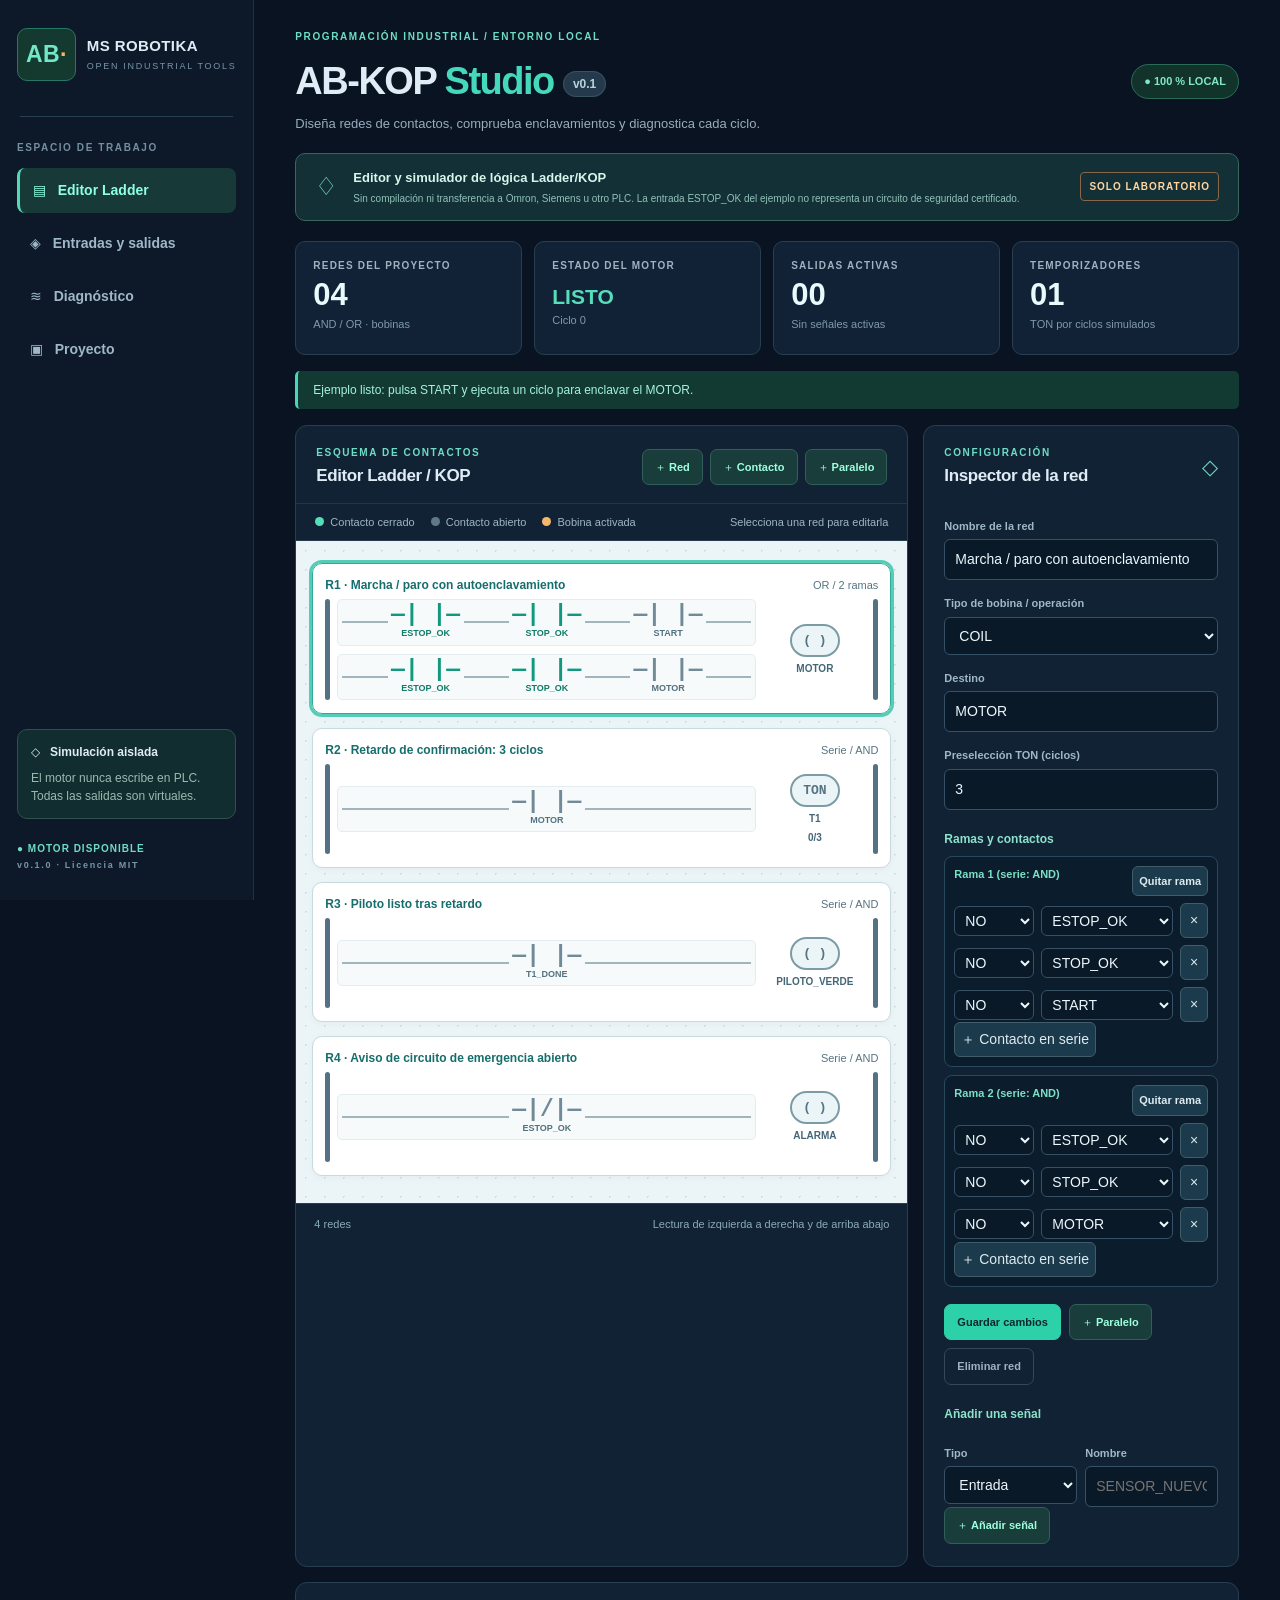
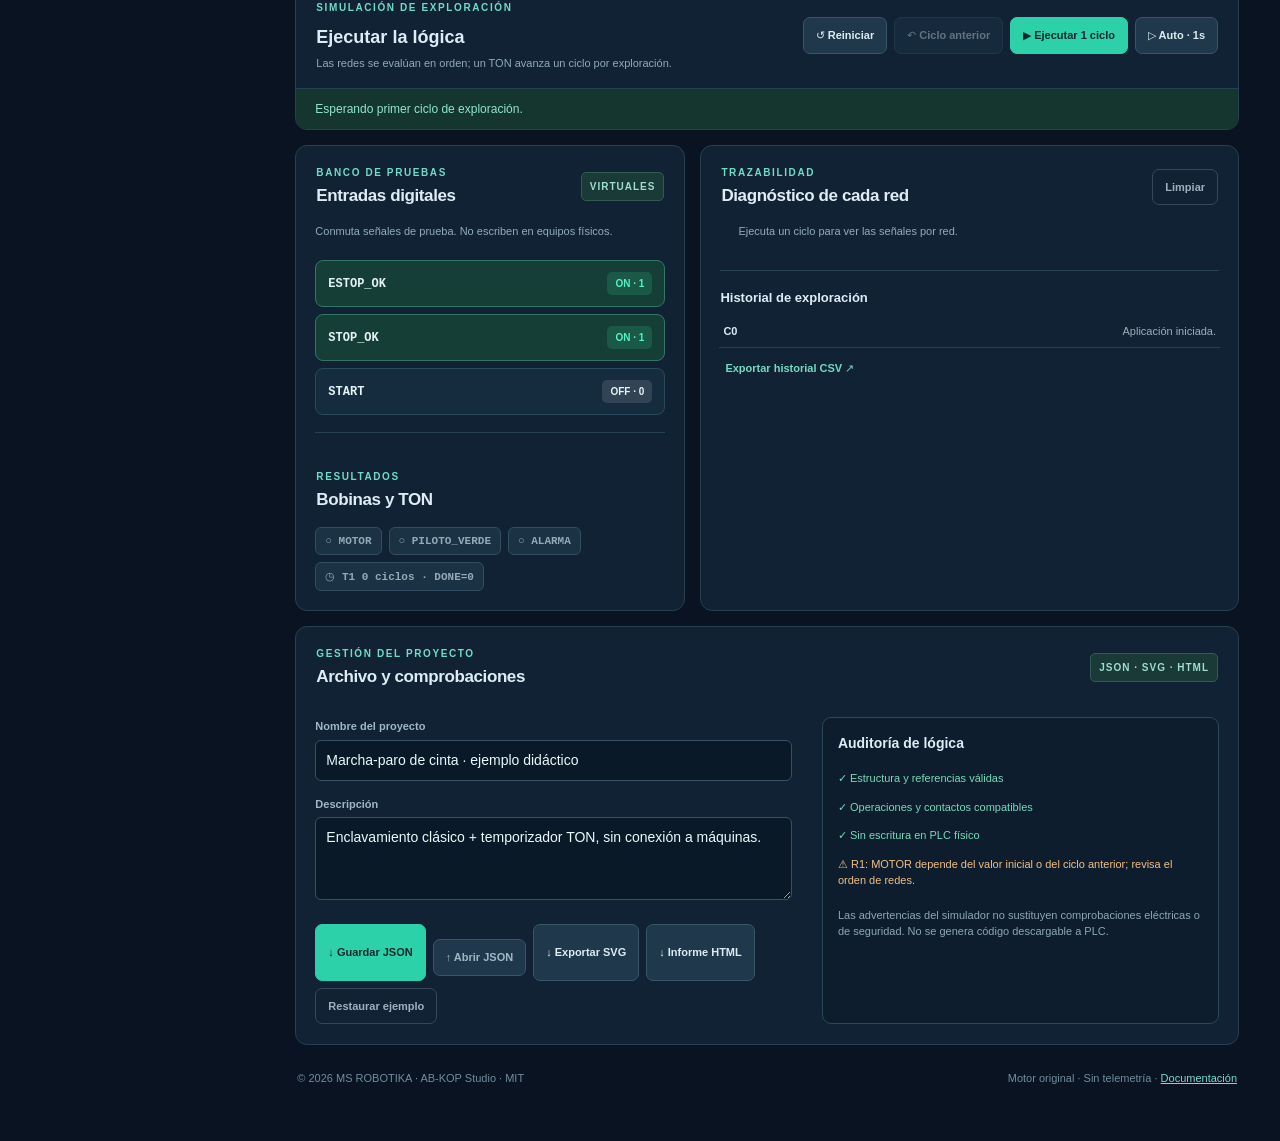
<file: index.html>
<!doctype html><html lang="es"><head><meta charset="utf-8"><meta name="viewport" content="width=device-width,initial-scale=1"><meta name="theme-color" content="#091321"><meta name="description" content="AB-KOP Studio, editor y simulador didáctico Ladder/KOP original de MS ROBOTIKA."><title>AB-KOP Studio · MS ROBOTIKA</title><link rel="stylesheet" href="src/style.css"></head><body>
<div class="shell"><aside class="sidebar"><div class="brand"><span class="mark">AB<span>·</span></span><span><b>MS ROBOTIKA</b><small>OPEN INDUSTRIAL TOOLS</small></span></div><div class="side-line"></div><p class="overline">ESPACIO DE TRABAJO</p><a href="#workspace" class="nav active">▤ &nbsp; Editor Ladder</a><a href="#io" class="nav">◈ &nbsp; Entradas y salidas</a><a href="#trace" class="nav">≋ &nbsp; Diagnóstico</a><a href="#project" class="nav">▣ &nbsp; Proyecto</a><div class="sidebar-bottom"><div class="offline-card"><strong>◇ &nbsp; Simulación aislada</strong><p>El motor nunca escribe en PLC. Todas las salidas son virtuales.</p></div><div class="sidebar-version">● MOTOR DISPONIBLE <small>v0.1.0 · Licencia MIT</small></div></div></aside>
<main><header class="heading"><div><p class="eyebrow">PROGRAMACIÓN INDUSTRIAL / ENTORNO LOCAL</p><h1>AB-KOP <span>Studio</span> <em>v0.1</em></h1><p class="subtitle">Diseña redes de contactos, comprueba enclavamientos y diagnostica cada ciclo.</p></div><span class="local-label">● 100 % LOCAL</span></header>
<section class="safety">♢ <span><strong>Editor y simulador de lógica Ladder/KOP</strong><small>Sin compilación ni transferencia a Omron, Siemens u otro PLC. La entrada ESTOP_OK del ejemplo no representa un circuito de seguridad certificado.</small></span><b>SOLO LABORATORIO</b></section>
<div class="metrics"><div class="metric"><small>REDES DEL PROYECTO</small><strong id="count-rungs">04</strong><span>AND / OR · bobinas</span></div><div class="metric"><small>ESTADO DEL MOTOR</small><strong id="status" class="status-val">LISTO</strong><span id="scan-label">Ciclo 0</span></div><div class="metric"><small>SALIDAS ACTIVAS</small><strong id="count-outputs">00</strong><span id="outputs-label">Sin señales activas</span></div><div class="metric"><small>TEMPORIZADORES</small><strong id="count-timers">01</strong><span>TON por ciclos simulados</span></div></div>
<div id="notice" class="notice" role="status" aria-live="polite">Ejemplo listo: pulsa START y ejecuta un ciclo para enclavar el MOTOR.</div>
<section class="workbench" id="workspace"><div class="panel canvas-panel"><div class="section-head"><div><p class="eyebrow">ESQUEMA DE CONTACTOS</p><h2>Editor Ladder / KOP</h2></div><div class="toolbar"><button id="add-rung" class="btn light">＋ Red</button><button id="add-contact" class="btn light">＋ Contacto</button><button id="add-branch" class="btn light">＋ Paralelo</button></div></div>
<div class="legend"><span><i class="dot cyan"></i> Contacto cerrado</span><span><i class="dot slate"></i> Contacto abierto</span><span><i class="dot orange"></i> Bobina activada</span><span class="help-inline">Selecciona una red para editarla</span></div>
<div id="rungs" class="rungs" aria-label="Redes Ladder"></div><div class="workbench-foot"><span id="rung-count">4 redes</span><span>Lectura de izquierda a derecha y de arriba abajo</span></div></div>
<div class="panel inspector"><div class="section-head"><div><p class="eyebrow">CONFIGURACIÓN</p><h2>Inspector de la red</h2></div><span class="outline-icon">◇</span></div><div id="inspector-content"></div></div></section>
<section class="panel simulation"><div class="sim-header"><div><p class="eyebrow">SIMULACIÓN DE EXPLORACIÓN</p><h2>Ejecutar la lógica</h2><p>Las redes se evalúan en orden; un TON avanza un ciclo por exploración.</p></div><div class="sim-actions"><button id="reset" class="btn">↺ Reiniciar</button><button id="back" class="btn">↶ Ciclo anterior</button><button id="step" class="btn primary">▶ Ejecutar 1 ciclo</button><button id="auto" class="btn">▷ Auto · 1s</button></div></div><div id="sim-message" class="sim-message">Esperando primer ciclo de exploración.</div></section>
<section class="bottom" id="io"><div class="panel io"><div class="section-head"><div><p class="eyebrow">BANCO DE PRUEBAS</p><h2>Entradas digitales</h2></div><span class="chip">VIRTUALES</span></div><p class="hint">Conmuta señales de prueba. No escriben en equipos físicos.</p><div id="inputs" class="input-list"></div><div class="divider"></div><div class="section-head"><div><p class="eyebrow">RESULTADOS</p><h2>Bobinas y TON</h2></div></div><div id="outputs" class="output-list"></div></div>
<div class="panel trace" id="trace"><div class="section-head"><div><p class="eyebrow">TRAZABILIDAD</p><h2>Diagnóstico de cada red</h2></div><button id="clear-history" class="btn subtle">Limpiar</button></div><div id="trace-list" class="trace-list"></div><div class="divider"></div><h3>Historial de exploración</h3><div id="events" class="event-list"></div><button id="export-csv" class="link-btn">Exportar historial CSV ↗</button></div></section>
<section class="panel project" id="project"><div class="section-head"><div><p class="eyebrow">GESTIÓN DEL PROYECTO</p><h2>Archivo y comprobaciones</h2></div><span class="chip">JSON · SVG · HTML</span></div><div class="project-grid"><div class="project-fields"><label for="project-name">Nombre del proyecto</label><input id="project-name" maxlength="100"><label for="description">Descripción</label><textarea id="description" maxlength="500" rows="3"></textarea><div class="project-actions"><button id="export-json" class="btn primary">↓ Guardar JSON</button><label class="btn file-label" for="import-json">↑ Abrir JSON<input id="import-json" type="file" accept=".json,application/json"></label><button id="export-svg" class="btn">↓ Exportar SVG</button><button id="export-report" class="btn">↓ Informe HTML</button><button id="restore" class="btn subtle">Restaurar ejemplo</button></div></div><div class="diagnostic"><h3>Auditoría de lógica</h3><div id="diagnostic-list"></div><p>Las advertencias del simulador no sustituyen comprobaciones eléctricas o de seguridad. No se genera código descargable a PLC.</p></div></div></section>
<footer>© 2026 MS ROBOTIKA · AB-KOP Studio · MIT <span>Motor original · Sin telemetría · <a href="README.md">Documentación</a></span></footer></main></div>
<script src="src/engine.js"></script><script src="src/app.js"></script></body></html>
</file>
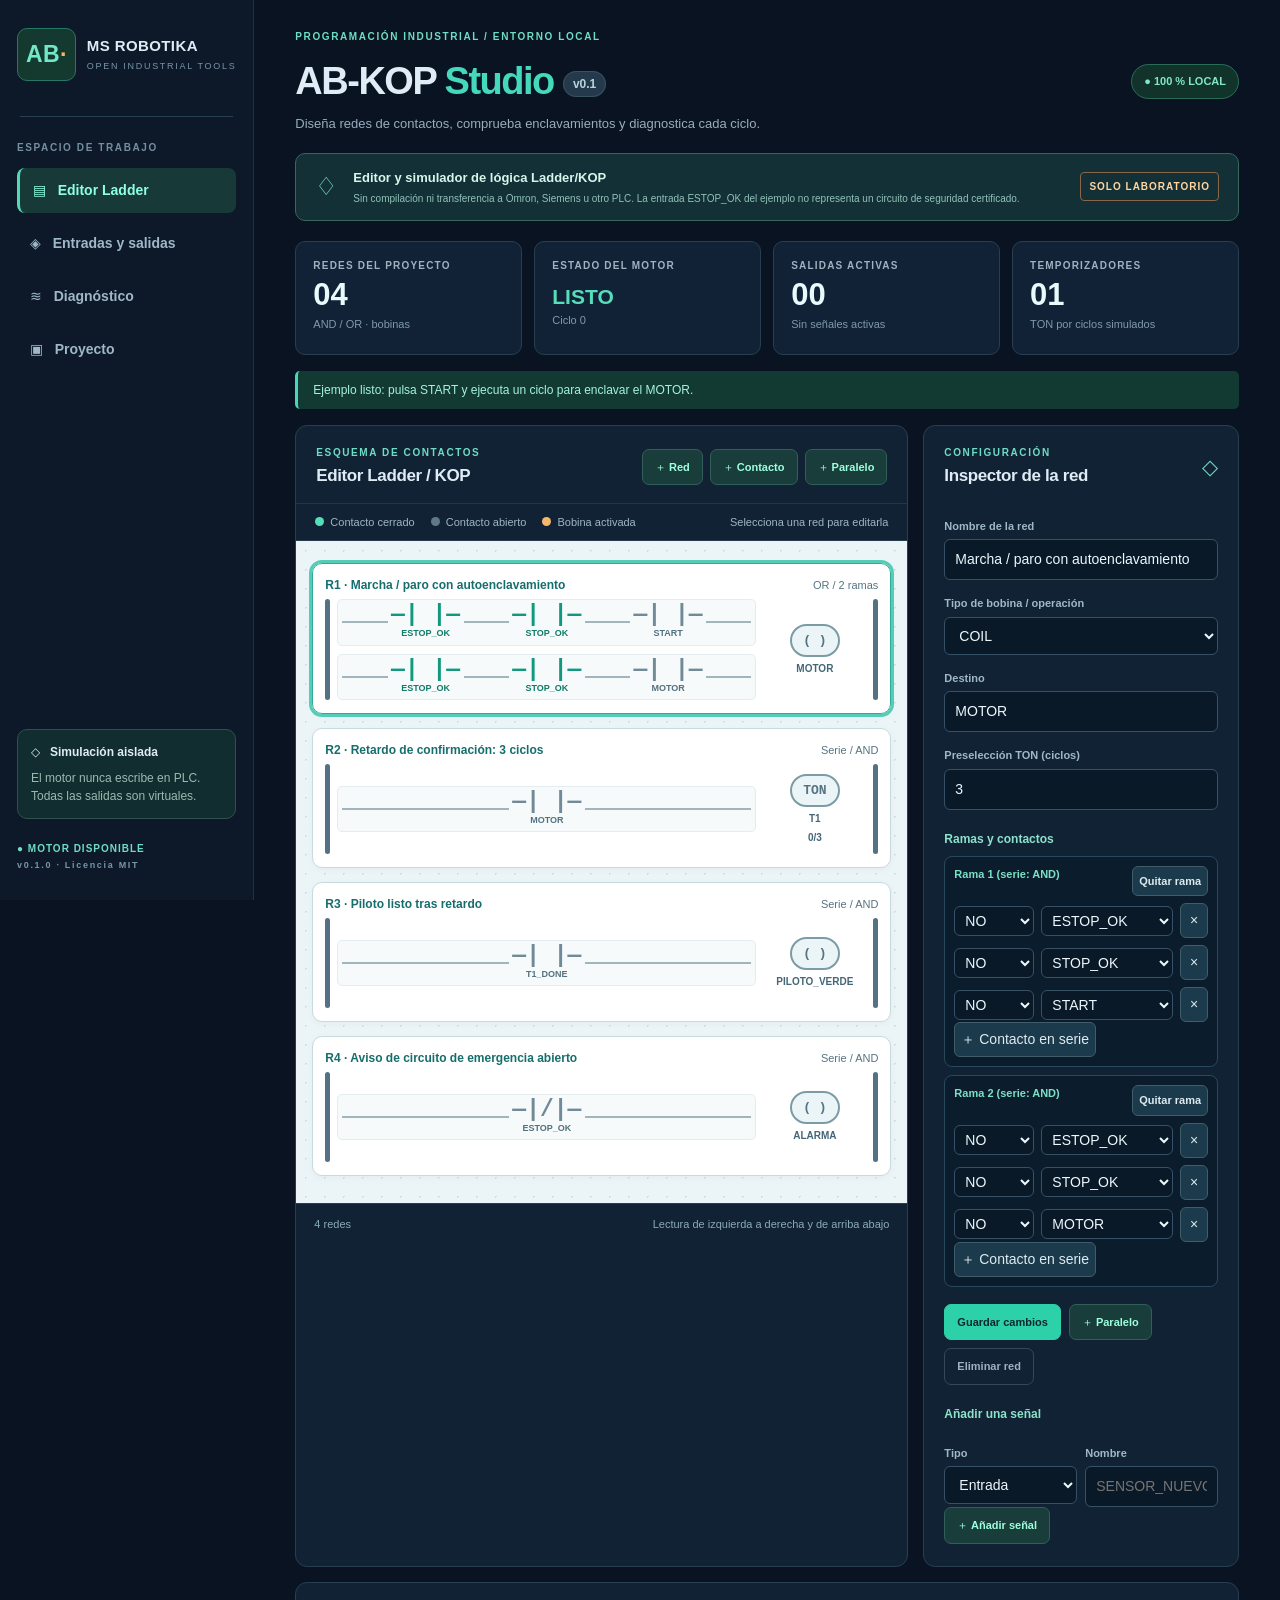
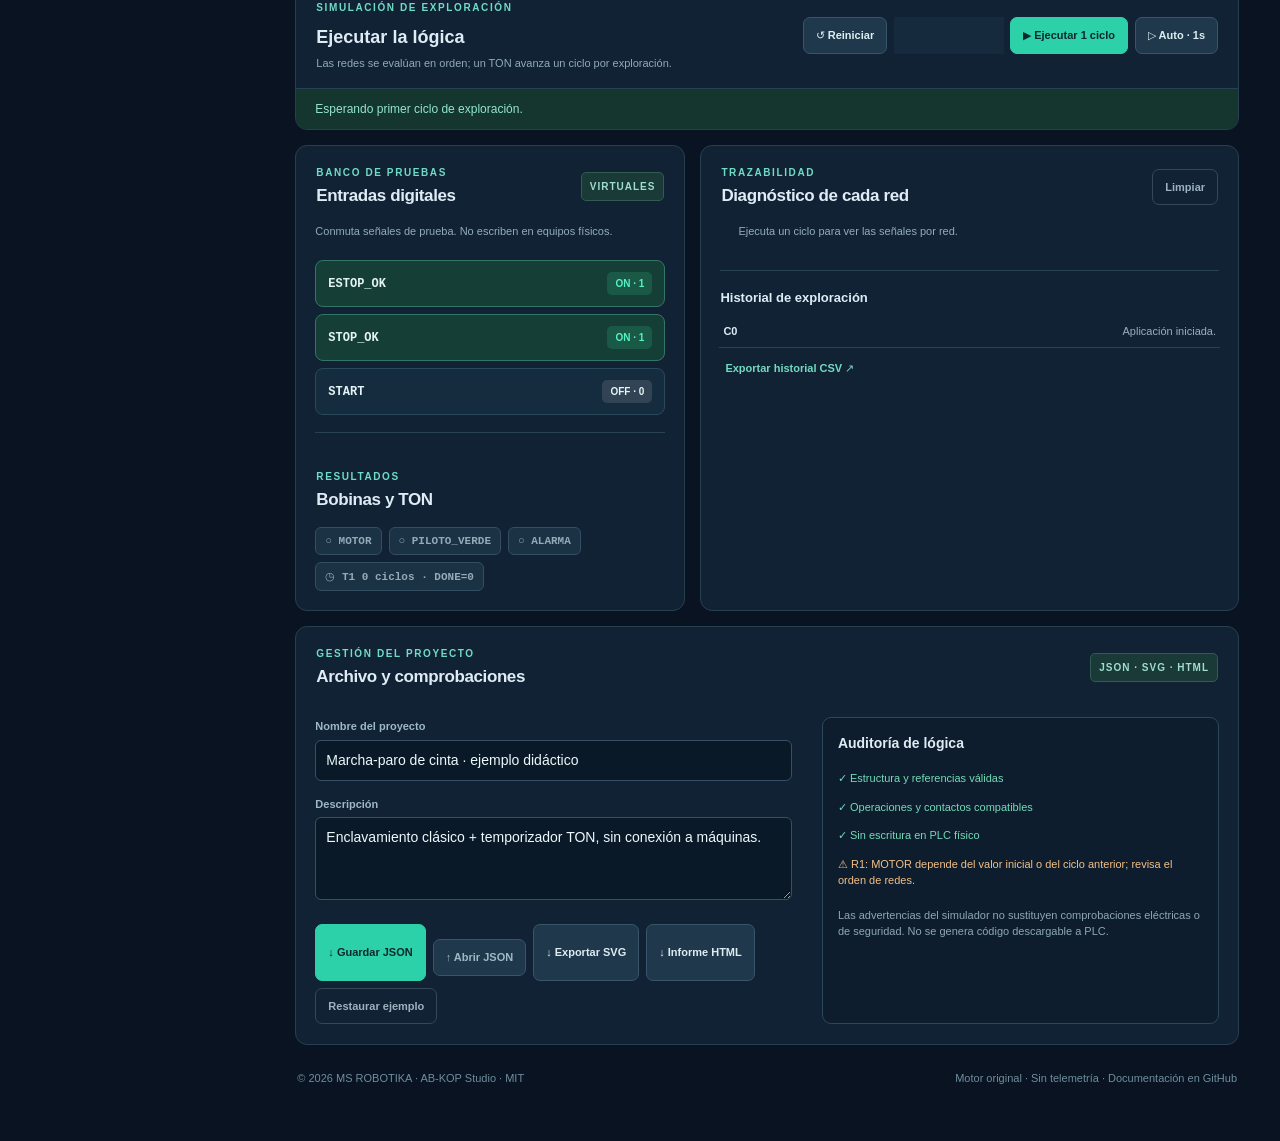
<file: AB-KOP-Studio-PORTABLE.html>
<!doctype html><html lang="es"><head><meta charset="utf-8"><meta name="viewport" content="width=device-width,initial-scale=1"><meta name="theme-color" content="#091321"><meta name="description" content="AB-KOP Studio, editor y simulador didáctico Ladder/KOP original de MS ROBOTIKA."><title>AB-KOP Studio · MS ROBOTIKA</title><style>
/* SPDX-License-Identifier: MIT · MS ROBOTIKA */
:root{font:14px/1.5 Inter,Segoe UI,Arial,sans-serif;color:#dfecf5;background:#091321;font-synthesis:none;--page:#0a1523;--panel:#122437;--edge:#283f51;--muted:#91a8b9;--teal:#45d9bb;--cyan:#28d8bb;--orange:#f5b66a;--ink:#ddeef2}*{box-sizing:border-box}body{margin:0}button,input,select,textarea{font:inherit}button{cursor:pointer}button:disabled{opacity:.4;cursor:not-allowed}a{color:#66ddcc}p{margin:0}.shell{display:flex;min-height:100vh;max-width:2200px;margin:0 auto}.sidebar{background:#0d1928;border-right:1px solid #1d3344;flex:0 0 229px;padding:28px 17px;display:flex;flex-direction:column;position:sticky;top:0;height:100vh}.brand{display:flex;align-items:center;gap:11px;font-size:15px;letter-spacing:.4px;white-space:nowrap}.brand small,.sidebar-version small{display:block;font-size:9px;letter-spacing:1.7px;color:#7895a7;margin-top:3px}.mark{background:#14392f;border:1px solid #287765;border-radius:10px;color:#73e8c8;font-weight:900;font-size:23px;padding:8px}.mark span{color:#f5b66a}.side-line{margin:35px 3px 23px;border-top:1px solid #274051}.overline,.eyebrow{color:#6fdcc5;font-size:10px;font-weight:800;letter-spacing:1.6px;margin-bottom:9px}.overline{color:#748fa1}.nav{display:block;color:#9fb8c8;text-decoration:none;padding:12px 13px;border-radius:8px;margin:4px 0;font-weight:600}.nav.active{background:#173a39;color:#90ffe1;border-left:3px solid #57d8b5}.nav:hover{background:#182d3f}.sidebar-bottom{margin-top:auto}.offline-card{border:1px solid #31514c;background:#112d2f;border-radius:10px;padding:13px;font-size:12px}.offline-card p{color:#9bbaaf;margin-top:8px}.sidebar-version{margin-top:22px;font-size:10px;color:#6fdcc5;font-weight:700;letter-spacing:1px}main{flex:1;min-width:0;padding:29px clamp(17px,3.2vw,48px)}.heading{display:flex;justify-content:space-between;align-items:center;gap:16px;margin:0 0 19px}.heading h1{margin:0;font-size:clamp(28px,3.7vw,38px);font-weight:900;letter-spacing:-1.5px}.heading h1 span{color:var(--teal)}.heading h1 em{font-size:12px;vertical-align:middle;color:#b7d4dc;background:#25394c;border:1px solid #3a5260;border-radius:25px;padding:5px 9px;font-style:normal;letter-spacing:0}.subtitle{color:#99adbc;font-size:13px;margin-top:4px}.local-label{border:1px solid #296d59;background:#123329;border-radius:20px;color:#82e7c7;padding:8px 12px;font-size:11px;font-weight:800;white-space:nowrap}.safety{border:1px solid #3a665f;border-radius:10px;padding:14px 19px;background:#133037;display:flex;gap:16px;align-items:center;color:#76dfbd;margin-bottom:20px;font-size:25px}.safety span{flex:1;font-size:12px}.safety strong{display:block;font-size:13px;color:#d6f6eb}.safety small{display:block;margin-top:4px;color:#91c2b9}.safety>b{font-size:10px;color:#ffd6a0;white-space:nowrap;border:1px solid #886646;border-radius:4px;padding:6px 8px;letter-spacing:1px}.metrics{display:grid;grid-template-columns:repeat(4,minmax(0,1fr));gap:12px;margin-bottom:16px}.metric{border:1px solid var(--edge);background:#112236;padding:16px 17px;border-radius:10px;display:flex;flex-direction:column;min-height:114px}.metric small{font-size:10px;color:#9eb3c0;font-weight:800;letter-spacing:1.2px}.metric strong{font-size:31px;margin:3px 0;color:#e9fafc;line-height:1.2}.metric .status-val{font-size:21px;padding-top:8px;color:#56ddba}.metric span{color:#7f9aaa;font-size:11px}.notice{padding:10px 15px;background:#123a33;border-left:3px solid #49d8b5;color:#a5f3dc;border-radius:5px;font-size:12px;margin-bottom:16px}.notice.error{background:#472b2a;border-color:#ee9a72;color:#ffd2ba}.workbench{display:grid;grid-template-columns:minmax(0,1.67fr) minmax(290px,.86fr);gap:15px;align-items:stretch}.panel{background:#112235;border:1px solid var(--edge);border-radius:12px;overflow:hidden}.section-head{display:flex;align-items:center;justify-content:space-between;gap:12px;padding:19px 20px 14px}.section-head h2{margin:0;font-size:17px;letter-spacing:-.4px}.section-head .eyebrow{margin-bottom:3px}.toolbar,.sim-actions,.project-actions{display:flex;gap:7px;flex-wrap:wrap}.btn{border-radius:7px;padding:9px 12px;background:#20384b;border:1px solid #395569;color:#dcecf2;font-size:11px;font-weight:800;white-space:nowrap}.btn:hover{background:#2e4c5f}.btn.primary{background:#2cd1a9;border-color:#2cd1a9;color:#0d2630}.btn.primary:hover{background:#69e4c4}.btn.light{background:#193d3a;color:#9effdf;border-color:#345e59}.btn.subtle{background:transparent;border-color:#344859;color:#9db2bf}.outline-icon{font-size:21px;color:#6cd6c2}.legend{border-top:1px solid #203749;border-bottom:1px solid #263d4d;padding:10px 19px;display:flex;gap:16px;flex-wrap:wrap;font-size:11px;color:#9db6c3}.legend span{display:flex;align-items:center;gap:6px}.legend .help-inline{margin-left:auto}.dot{width:9px;height:9px;display:inline-block;border-radius:50%}.cyan{background:#54deb9}.slate{background:#617987}.orange{background:var(--orange)}.rungs{min-height:570px;max-height:695px;overflow:auto;padding:13px 16px;background-color:#ebf4f6;background-image:radial-gradient(#cfdee2 1px,transparent 1px);background-size:19px 19px;color:#183848}.rung{margin:9px 0 14px;background:#fff;border:1px solid #c7dadd;border-radius:10px;padding:12px 12px 13px;cursor:pointer;box-shadow:0 2px 5px #d1e0e342}.rung.selected{outline:3px solid #55ccb7;border-color:#2fac97}.rung-title{display:flex;align-items:center;justify-content:space-between;font-size:11px;color:#557481;margin-bottom:5px}.rung-title strong{font-size:12px;color:#166e6c}.ladder{display:flex;align-items:stretch;gap:7px;min-height:90px}.rail{width:5px;background:#547284;border-radius:4px;align-self:stretch;flex:0 0 auto}.paths{flex:1;min-width:0;display:flex;flex-direction:column;justify-content:center;gap:8px}.branch{display:flex;align-items:center;gap:0;min-height:44px;background:#f6fafb;border:1px solid #e3edf0;border-radius:5px;padding:4px}.wire{height:2px;background:#a0b6bc;min-width:8px;flex:1}.wire.live{height:3px;background:#0dab83}.contact{min-width:76px;display:flex;flex-direction:column;align-items:center;gap:0;cursor:pointer}.contact .symbol{font-family:Consolas,monospace;font-size:23px;font-weight:800;line-height:1;color:#708a98}.contact.live .symbol{color:#11987e}.contact .addr{font-size:9px;font-weight:750;white-space:nowrap;color:#54717f}.contact.live .addr{color:#117c69}.coil-wrap{min-width:103px;display:flex;flex-direction:column;align-items:center;justify-content:center;gap:4px}.coil{font:800 13px/1 Consolas,monospace;border:2px solid #7c9ca5;border-radius:35px;padding:8px 11px;background:#ebf4f7;color:#567381}.coil.live{background:#ffe4b7;border-color:#edaf60;color:#704a13}.coil-name{font-size:10px;color:#456677;font-weight:750}.workbench-foot{padding:12px 18px;border-top:1px solid var(--edge);display:flex;justify-content:space-between;gap:12px;flex-wrap:wrap;color:#8aabb9;font-size:11px}.inspector{min-height:660px}.inspector #inspector-content{padding:0 20px 22px}.inspector label,.project-fields label{display:block;color:#9eb8c5;font-size:11px;font-weight:750;margin:15px 0 5px}.inspector input,.inspector select,.project-fields input,.project-fields textarea{width:100%;padding:9px 10px;border-radius:6px;background:#0a1928;border:1px solid #365166;color:#ecf8fc;outline:none}.inspector input:focus,.project-fields input:focus{border-color:var(--teal)}.inspector .side-row{display:flex;gap:8px}.inspector .side-row>div{flex:1;min-width:0}.inspector .side-actions{display:flex;gap:8px;flex-wrap:wrap;margin-top:17px}.inspector h3{font-size:12px;color:#8ce3ca;margin:20px 0 7px}.branch-edit{border:1px solid #29485b;background:#0b1d2c;border-radius:8px;padding:9px;margin:8px 0}.branch-edit-head{font-size:11px;color:#7be0c5;font-weight:800;display:flex;justify-content:space-between}.contact-row{display:grid;grid-template-columns:80px 1fr 28px;gap:7px;align-items:center;margin-top:7px}.contact-row select{padding:5px 6px}.small-btn{border:1px solid #415d6b;color:#deebf0;background:#1b3a4c;border-radius:6px;padding:6px}.hint{color:#92acba;font-size:11px;padding:0 19px 14px}.simulation{margin-top:15px}.sim-header{padding:17px 20px;display:flex;justify-content:space-between;align-items:center;gap:16px}.sim-header h2{margin:0;font-size:18px}.sim-header p:last-child{color:#91aab9;font-size:11px;margin-top:4px}.sim-message{border-top:1px solid #274052;padding:11px 19px;color:#92e6cd;background:#15352f;font-size:12px}.sim-message.warning{color:#ffbf92;background:#412b2a}.bottom{display:grid;grid-template-columns:minmax(260px,.84fr) minmax(320px,1.16fr);gap:15px;margin:15px 0}.chip{font-size:10px;letter-spacing:1px;color:#a0dcd0;background:#193a36;padding:6px 8px;border:1px solid #345b53;border-radius:5px;font-weight:800}.input-list{padding:0 19px}.input-item{width:100%;border:1px solid #2b495a;border-radius:8px;background:#152c3f;padding:11px 12px;color:#e4f3f5;display:flex;align-items:center;justify-content:space-between;gap:8px;margin:7px 0;text-align:left}.input-item.active{border-color:#347666;background:#153e36}.input-item strong{font-family:Consolas,monospace;font-size:12px}.input-item span{font-size:10px;font-weight:800;border-radius:5px;padding:4px 8px;background:#314354}.input-item.active span{color:#53f2c4;background:#1b5947}.divider{border-top:1px solid #294253;margin:17px 19px}.output-list{padding:0 19px 19px;display:flex;flex-wrap:wrap;gap:7px}.output{padding:7px 9px;border-radius:6px;border:1px solid #344e61;background:#1a3243;color:#94aab9;font:800 11px Consolas,monospace}.output.on{background:#164d40;border-color:#4fbaa2;color:#8cf2d0}.trace-list,.event-list{padding:0 18px;max-height:320px;overflow:auto}.trace-row,.event-row{border-bottom:1px solid #2b4150;padding:8px 4px;display:flex;justify-content:space-between;gap:9px;align-items:center;font-size:11px}.trace-row b{color:#cee1e8}.trace-row span,.event-row span{color:#9aafbc}.trace-row.live b{color:#58e3b8}.trace h3{margin:0 19px 7px;font-size:13px}.event-list{max-height:140px}.link-btn{margin:11px 18px 18px;background:transparent;border:none;color:#72dbc1;font-size:11px;font-weight:750}.project{margin-bottom:20px}.project-grid{padding:0 19px 20px;display:grid;grid-template-columns:1.2fr 1fr;gap:30px}.project-actions{margin-top:18px}.file-label{position:relative;overflow:hidden;cursor:pointer}.file-label input{position:absolute;inset:0;opacity:0;cursor:pointer}.diagnostic{background:#0d1d2d;border:1px solid #2b4759;border-radius:9px;padding:15px;margin-top:14px}.diagnostic h3{margin:0 0 10px;font-size:14px}.diagnostic .check{padding:6px 0;color:#73dbb7;font-size:11px}.diagnostic .issue{padding:6px 0;color:#f2bf87;font-size:11px}.diagnostic p{margin-top:12px;color:#8da7b6;font-size:11px}footer{display:flex;justify-content:space-between;gap:10px;flex-wrap:wrap;color:#6f8e9e;font-size:11px;padding:5px 2px 24px}footer a{color:#75dcca}@media(max-width:1150px){.sidebar{flex-basis:180px}.workbench{grid-template-columns:1fr}.inspector{min-height:auto}.bottom{grid-template-columns:1fr 1fr}.rungs{max-height:620px}}@media(max-width:800px){.shell{display:block}.sidebar{position:static;height:auto;padding:12px 16px;flex-direction:row;align-items:center;gap:12px;border-right:0;border-bottom:1px solid #2b4350}.side-line,.sidebar .overline,.sidebar .nav,.sidebar-bottom{display:none}main{padding:19px 12px}.heading{align-items:flex-start}.local-label{font-size:9px}.metrics{grid-template-columns:1fr 1fr}.bottom,.project-grid{grid-template-columns:1fr}.sim-header{align-items:flex-start;flex-direction:column}.rungs{padding:8px;max-height:550px}.contact{min-width:60px}.contact .addr{font-size:8px}.coil-wrap{min-width:75px}.coil{font-size:11px}}@media(max-width:460px){.heading h1{font-size:28px}.heading .local-label{display:none}.safety{padding:12px;font-size:20px}.safety>b{display:none}.section-head{flex-direction:column;align-items:stretch}.rung{padding:8px}.branch{padding:2px}.contact{min-width:49px}.contact .symbol{font-size:18px}.coil-wrap{min-width:66px}.wire{min-width:4px}.legend{gap:9px}.metric{padding:12px}.metric strong{font-size:24px}.toolbar{gap:4px}.btn{padding:8px}.project-actions{gap:5px}}

</style></head><body>
<div class="shell"><aside class="sidebar"><div class="brand"><span class="mark">AB<span>·</span></span><span><b>MS ROBOTIKA</b><small>OPEN INDUSTRIAL TOOLS</small></span></div><div class="side-line"></div><p class="overline">ESPACIO DE TRABAJO</p><a href="#workspace" class="nav active">▤ &nbsp; Editor Ladder</a><a href="#io" class="nav">◈ &nbsp; Entradas y salidas</a><a href="#trace" class="nav">≋ &nbsp; Diagnóstico</a><a href="#project" class="nav">▣ &nbsp; Proyecto</a><div class="sidebar-bottom"><div class="offline-card"><strong>◇ &nbsp; Simulación aislada</strong><p>El motor nunca escribe en PLC. Todas las salidas son virtuales.</p></div><div class="sidebar-version">● MOTOR DISPONIBLE <small>v0.1.0 · Licencia MIT</small></div></div></aside>
<main><header class="heading"><div><p class="eyebrow">PROGRAMACIÓN INDUSTRIAL / ENTORNO LOCAL</p><h1>AB-KOP <span>Studio</span> <em>v0.1</em></h1><p class="subtitle">Diseña redes de contactos, comprueba enclavamientos y diagnostica cada ciclo.</p></div><span class="local-label">● 100 % LOCAL</span></header>
<section class="safety">♢ <span><strong>Editor y simulador de lógica Ladder/KOP</strong><small>Sin compilación ni transferencia a Omron, Siemens u otro PLC. La entrada ESTOP_OK del ejemplo no representa un circuito de seguridad certificado.</small></span><b>SOLO LABORATORIO</b></section>
<div class="metrics"><div class="metric"><small>REDES DEL PROYECTO</small><strong id="count-rungs">04</strong><span>AND / OR · bobinas</span></div><div class="metric"><small>ESTADO DEL MOTOR</small><strong id="status" class="status-val">LISTO</strong><span id="scan-label">Ciclo 0</span></div><div class="metric"><small>SALIDAS ACTIVAS</small><strong id="count-outputs">00</strong><span id="outputs-label">Sin señales activas</span></div><div class="metric"><small>TEMPORIZADORES</small><strong id="count-timers">01</strong><span>TON por ciclos simulados</span></div></div>
<div id="notice" class="notice" role="status" aria-live="polite">Ejemplo listo: pulsa START y ejecuta un ciclo para enclavar el MOTOR.</div>
<section class="workbench" id="workspace"><div class="panel canvas-panel"><div class="section-head"><div><p class="eyebrow">ESQUEMA DE CONTACTOS</p><h2>Editor Ladder / KOP</h2></div><div class="toolbar"><button id="add-rung" class="btn light">＋ Red</button><button id="add-contact" class="btn light">＋ Contacto</button><button id="add-branch" class="btn light">＋ Paralelo</button></div></div>
<div class="legend"><span><i class="dot cyan"></i> Contacto cerrado</span><span><i class="dot slate"></i> Contacto abierto</span><span><i class="dot orange"></i> Bobina activada</span><span class="help-inline">Selecciona una red para editarla</span></div>
<div id="rungs" class="rungs" aria-label="Redes Ladder"></div><div class="workbench-foot"><span id="rung-count">4 redes</span><span>Lectura de izquierda a derecha y de arriba abajo</span></div></div>
<div class="panel inspector"><div class="section-head"><div><p class="eyebrow">CONFIGURACIÓN</p><h2>Inspector de la red</h2></div><span class="outline-icon">◇</span></div><div id="inspector-content"></div></div></section>
<section class="panel simulation"><div class="sim-header"><div><p class="eyebrow">SIMULACIÓN DE EXPLORACIÓN</p><h2>Ejecutar la lógica</h2><p>Las redes se evalúan en orden; un TON avanza un ciclo por exploración.</p></div><div class="sim-actions"><button id="reset" class="btn">↺ Reiniciar</button><button id="back" class="btn">↶ Ciclo anterior</button><button id="step" class="btn primary">▶ Ejecutar 1 ciclo</button><button id="auto" class="btn">▷ Auto · 1s</button></div></div><div id="sim-message" class="sim-message">Esperando primer ciclo de exploración.</div></section>
<section class="bottom" id="io"><div class="panel io"><div class="section-head"><div><p class="eyebrow">BANCO DE PRUEBAS</p><h2>Entradas digitales</h2></div><span class="chip">VIRTUALES</span></div><p class="hint">Conmuta señales de prueba. No escriben en equipos físicos.</p><div id="inputs" class="input-list"></div><div class="divider"></div><div class="section-head"><div><p class="eyebrow">RESULTADOS</p><h2>Bobinas y TON</h2></div></div><div id="outputs" class="output-list"></div></div>
<div class="panel trace" id="trace"><div class="section-head"><div><p class="eyebrow">TRAZABILIDAD</p><h2>Diagnóstico de cada red</h2></div><button id="clear-history" class="btn subtle">Limpiar</button></div><div id="trace-list" class="trace-list"></div><div class="divider"></div><h3>Historial de exploración</h3><div id="events" class="event-list"></div><button id="export-csv" class="link-btn">Exportar historial CSV ↗</button></div></section>
<section class="panel project" id="project"><div class="section-head"><div><p class="eyebrow">GESTIÓN DEL PROYECTO</p><h2>Archivo y comprobaciones</h2></div><span class="chip">JSON · SVG · HTML</span></div><div class="project-grid"><div class="project-fields"><label for="project-name">Nombre del proyecto</label><input id="project-name" maxlength="100"><label for="description">Descripción</label><textarea id="description" maxlength="500" rows="3"></textarea><div class="project-actions"><button id="export-json" class="btn primary">↓ Guardar JSON</button><label class="btn file-label" for="import-json">↑ Abrir JSON<input id="import-json" type="file" accept=".json,application/json"></label><button id="export-svg" class="btn">↓ Exportar SVG</button><button id="export-report" class="btn">↓ Informe HTML</button><button id="restore" class="btn subtle">Restaurar ejemplo</button></div></div><div class="diagnostic"><h3>Auditoría de lógica</h3><div id="diagnostic-list"></div><p>Las advertencias del simulador no sustituyen comprobaciones eléctricas o de seguridad. No se genera código descargable a PLC.</p></div></div></section>
<footer>© 2026 MS ROBOTIKA · AB-KOP Studio · MIT <span>Motor original · Sin telemetría · Documentación en GitHub</span></footer></main></div>
<script>
/* SPDX-License-Identifier: MIT — MS ROBOTIKA 2026. Educational virtual Ladder simulator. */
(function(root,factory){'use strict';const api=factory();if(typeof module==='object'&&module.exports)module.exports=api;root.ABKopEngine=api;})(typeof globalThis!=='undefined'?globalThis:this,function(){
'use strict';
const IDENT=/^[A-Z][A-Z0-9_]{0,31}$/;const KINDS=['NO','NC'];const OPS=['COIL','SET','RESET','TON'];
const own=(o,k)=>Object.prototype.hasOwnProperty.call(o,k);
function validName(n){return typeof n==='string'&&IDENT.test(n)&&!['__PROTO__','CONSTRUCTOR','PROTOTYPE'].includes(n);}
function ensure(p,m){if(!p)throw Error(m);}
function validate(model){
 ensure(model&&typeof model==='object'&&!Array.isArray(model)&&model.schema===1,'Proyecto incompatible: se requiere schema 1.');
 ensure(typeof model.name==='string'&&model.name.trim()&&model.name.length<=100,'Nombre de proyecto inválido.');
 ensure(model.inputs&&typeof model.inputs==='object'&&!Array.isArray(model.inputs)&&Object.keys(model.inputs).length<=60,'Entradas inválidas.');
 ensure(model.outputs&&typeof model.outputs==='object'&&!Array.isArray(model.outputs)&&Object.keys(model.outputs).length<=60,'Salidas inválidas.');
 for(const group of [model.inputs,model.outputs])for(const [k,v]of Object.entries(group))ensure(validName(k)&&typeof v==='boolean','Variable o valor booleano inválido: '+k);
 ensure(!Object.keys(model.inputs).some(k=>own(model.outputs,k)),'Una señal no puede ser a la vez entrada y salida.');
 ensure(Array.isArray(model.rungs)&&model.rungs.length>=1&&model.rungs.length<=40,'Se requieren entre 1 y 40 redes.');
 const rungIds=new Set(),writers=new Map(),tonTargets=new Set();
 for(const r of model.rungs){
  ensure(r&&validName(r.id)&&!rungIds.has(r.id),'ID de red duplicado o inválido.');rungIds.add(r.id);
  ensure(typeof r.name==='string'&&r.name.length<=100,'Nombre de red inválido.');
  ensure(OPS.includes(r.operation),'Operación de bobina inválida.');
  ensure(validName(r.target),'Destino inválido.');
  ensure(Array.isArray(r.branches)&&r.branches.length>=1&&r.branches.length<=8,'Se requieren entre 1 y 8 ramas.');
  for(const branch of r.branches){ensure(Array.isArray(branch)&&branch.length>=1&&branch.length<=12,'Cada rama debe tener de 1 a 12 contactos.');for(const c of branch)ensure(c&&KINDS.includes(c.kind)&&validName(c.variable),'Contacto inválido.');}
  if(r.operation==='TON'){
   ensure(!own(model.inputs,r.target)&&!own(model.outputs,r.target),'El temporizador necesita un destino propio.');
   ensure(Number.isInteger(r.preset)&&r.preset>=1&&r.preset<=3600,'TON: preselección entre 1 y 3600 ciclos.');tonTargets.add(r.target);
  }else ensure(own(model.outputs,r.target),'La bobina debe apuntar a una salida declarada.');
  const prev=writers.get(r.target)||[];prev.push(r.operation);writers.set(r.target,prev);
 }
 for(const [name,ops]of writers){ensure(ops.length<=2,'Varias redes escriben el mismo destino: '+name);if(ops.length===2)ensure(ops.includes('SET')&&ops.includes('RESET'),'Solo se admite un par SET/RESET en '+name);}
 for(const r of model.rungs)for(const branch of r.branches)for(const c of branch){
  const ok=own(model.inputs,c.variable)||own(model.outputs,c.variable)||(c.variable.endsWith('_DONE')&&tonTargets.has(c.variable.slice(0,-5)));
  ensure(ok,'Contacto sin variable declarada: '+c.variable);
 }
 return true;
}
const sample=()=>({schema:1,name:'Marcha-paro de cinta · ejemplo didáctico',description:'Enclavamiento clásico + temporizador TON, sin conexión a máquinas.',
inputs:{ESTOP_OK:true,STOP_OK:true,START:false},outputs:{MOTOR:false,PILOTO_VERDE:false,ALARMA:false},rungs:[
{id:'R1',name:'Marcha / paro con autoenclavamiento',operation:'COIL',target:'MOTOR',branches:[
 [{kind:'NO',variable:'ESTOP_OK'},{kind:'NO',variable:'STOP_OK'},{kind:'NO',variable:'START'}],
 [{kind:'NO',variable:'ESTOP_OK'},{kind:'NO',variable:'STOP_OK'},{kind:'NO',variable:'MOTOR'}]]},
{id:'R2',name:'Retardo de confirmación: 3 ciclos',operation:'TON',target:'T1',preset:3,branches:[[{kind:'NO',variable:'MOTOR'}]]},
{id:'R3',name:'Piloto listo tras retardo',operation:'COIL',target:'PILOTO_VERDE',branches:[[{kind:'NO',variable:'T1_DONE'}]]},
{id:'R4',name:'Aviso de circuito de emergencia abierto',operation:'COIL',target:'ALARMA',branches:[[{kind:'NC',variable:'ESTOP_OK'}]]}
]});
function initial(model){validate(model);const timers=Object.create(null);for(const r of model.rungs)if(r.operation==='TON')timers[r.target]={count:0,done:false};return{scan:0,outputs:{...model.outputs},timers,traces:[],status:'ready'};}
function bit(v,s){if(own(v,s))return v[s]===true;if(s.endsWith('_DONE')&&own(v,s.slice(0,-5)))return v[s.slice(0,-5)]===true;return false;}
function traceRung(r,signals){return r.branches.map(branch=>({contacts:branch.map(c=>({kind:c.kind,variable:c.variable,value:bit(signals,c.variable),pass:c.kind==='NO'?bit(signals,c.variable):!bit(signals,c.variable)}))})).map(br=>({...br,pass:br.contacts.every(c=>c.pass)}));}
function scan(model,state,overrides={}){
 validate(model);ensure(state&&typeof state.scan==='number'&&state.scan>=0,'Estado de simulación inválido.');
 const inputs={...model.inputs};for(const [k,v]of Object.entries(overrides)){ensure(own(inputs,k)&&typeof v==='boolean','Entrada externa inválida: '+k);inputs[k]=v;}
 let outputs={...state.outputs};for(const o of Object.keys(model.outputs))if(typeof outputs[o]!=='boolean')outputs[o]=false;
 const timers=Object.create(null);for(const r of model.rungs)if(r.operation==='TON'){const prev=state.timers?.[r.target];timers[r.target]={count:Math.max(0,Math.min(r.preset,Number.isInteger(prev?.count)?prev.count:0)),done:prev?.done===true};}
 const traces=[];
 for(const r of model.rungs){
  const signals=Object.assign(Object.create(null),inputs,outputs);
  for(const [name,t]of Object.entries(timers))signals[name+'_DONE']=t.done;
  const branches=traceRung(r,signals),energized=branches.some(b=>b.pass),before=r.operation==='TON'?timers[r.target].done:outputs[r.target];
  if(r.operation==='COIL')outputs[r.target]=energized;
  if(r.operation==='SET'&&energized)outputs[r.target]=true;
  if(r.operation==='RESET'&&energized)outputs[r.target]=false;
  if(r.operation==='TON'){const t=timers[r.target];t.count=energized?Math.min(r.preset,t.count+1):0;t.done=t.count>=r.preset;}
  const after=r.operation==='TON'?timers[r.target].done:outputs[r.target];
  traces.push({id:r.id,name:r.name,target:r.target,operation:r.operation,energized,branches,before,after,count:r.operation==='TON'?timers[r.target].count:null});
 }
 return{scan:state.scan+1,outputs,timers,traces,status:'scanned'};
}
function diagnostics(model){validate(model);const issues=[],written=new Set();for(const r of model.rungs){
 for(const branch of r.branches)for(const c of branch){const known=own(model.inputs,c.variable)||written.has(c.variable)||(c.variable.endsWith('_DONE')&&written.has(c.variable.slice(0,-5)));
 if(!known&&own(model.outputs,c.variable))issues.push(`${r.id}: ${c.variable} depende del valor inicial o del ciclo anterior; revisa el orden de redes.`);
 }
 written.add(r.target);
 }return [...new Set(issues)];}
function scenario(model,steps){validate(model);ensure(Array.isArray(steps)&&steps.length<=500,'Máximo 500 ciclos de escenario.');let state=initial(model);let inputs={...model.inputs};const history=[];for(let i=0;i<steps.length;i++){const step=steps[i];ensure(step&&typeof step==='object'&&!Array.isArray(step),'Paso de escenario inválido.');const patch=step.inputs||{};ensure(patch&&typeof patch==='object'&&!Array.isArray(patch),'Entradas del paso inválidas.');for(const [k,v]of Object.entries(patch)){ensure(own(inputs,k)&&typeof v==='boolean','Entrada del paso inválida: '+k);inputs[k]=v;}state=scan(model,state,inputs);const expected=step.expect||{};for(const[k,v]of Object.entries(expected))ensure(own(state.outputs,k)&&typeof v==='boolean','Expectativa inválida: '+k);const ok=Object.entries(expected).every(([k,v])=>state.outputs[k]===v);history.push({index:i+1,inputs:{...inputs},outputs:{...state.outputs},timers:JSON.parse(JSON.stringify(state.timers)),ok});}return{ok:history.every(x=>x.ok),state,history};}
return Object.freeze({validate,sample,initial,scan,traceRung,diagnostics,scenario});
});

</script><script>
/* SPDX-License-Identifier: MIT · MS ROBOTIKA · Browser-only Ladder editor. */
(() => {
'use strict';
const E=window.ABKopEngine,$=id=>document.getElementById(id),STORE='ab-kop-studio-model-v1';
let model=E.sample(),state=E.initial(model),selected='R1',running=null,events=[],undo=[],redo=[],timeline=[];
const allSymbols=()=>[...Object.keys(model.inputs),...Object.keys(model.outputs),...model.rungs.filter(r=>r.operation==='TON').map(r=>r.target+'_DONE')];
const el=(tag,text,cls)=>{const node=document.createElement(tag);if(text!==undefined)node.textContent=String(text);if(cls)node.className=cls;return node;};
const cl=()=>JSON.parse(JSON.stringify(model));
const take=()=>({model:cl(),selected});
const msg=(text,err=false)=>{const n=$('notice');n.textContent=text;n.classList.toggle('error',err);};
function log(message){events.unshift({time:new Date().toISOString(),scan:state.scan,message});if(events.length>250)events.length=250;renderEvents();}
function store(){try{localStorage.setItem(STORE,JSON.stringify(model));}catch(_){}}
function stop(){if(running!==null){clearInterval(running);running=null;$('auto').textContent='▷ Auto · 1s';}}
function resetSilent(){state=E.initial(model);timeline=[];}
function edit(mutator,description){const before=take(),next=cl();try{mutator(next);E.validate(next);undo.push(before);if(undo.length>40)undo.shift();redo=[];model=next;resetSilent();stop();store();render();log('Edición: '+description);msg(description+'. Simulación reiniciada.');return true;}catch(e){msg('Edición rechazada: '+e.message,true);return false;}}
function makeButton(title,click,cls='btn'){const b=el('button',title,cls);b.type='button';b.addEventListener('click',click);return b;}
function select(id){selected=id;renderRungs();renderInspector();}
function activeSignals(){const x=Object.assign(Object.create(null),model.inputs,state.outputs);for(const[k,v]of Object.entries(state.timers))x[k+'_DONE']=v.done;return x;}
function renderRungs(){const root=$('rungs');root.replaceChildren();const signals=activeSignals();
 for(const rung of model.rungs){const tr=state.traces.find(t=>t.id===rung.id),trace=E.traceRung(rung,signals),live=tr?tr.after:false;
 const card=el('article',undefined,'rung'+(selected===rung.id?' selected':''));card.dataset.id=rung.id;card.tabIndex=0;card.setAttribute('role','button');card.setAttribute('aria-label','Editar red '+rung.id+' '+rung.name);card.addEventListener('click',()=>select(rung.id));card.addEventListener('keydown',e=>{if(e.key==='Enter'||e.key===' '){e.preventDefault();select(rung.id);}});
 const head=el('div',undefined,'rung-title');head.append(el('strong',rung.id+' · '+rung.name),el('span',rung.branches.length>1?'OR / '+rung.branches.length+' ramas':'Serie / AND'));card.append(head);
 const circuit=el('div',undefined,'ladder'),paths=el('div',undefined,'paths');circuit.append(el('div',undefined,'rail'));
 for(let i=0;i<rung.branches.length;i++){const branch=el('div',undefined,'branch');const branchPass=trace[i].pass;branch.append(el('span',undefined,'wire'+(branchPass?' live':'')));
  for(let j=0;j<rung.branches[i].length;j++){const c=rung.branches[i][j],ok=trace[i].contacts[j].pass,component=el('div',undefined,'contact'+(ok?' live':''));component.setAttribute('title',`${c.kind} ${c.variable}: ${ok?'CERRADO':'ABIERTO'}`);component.append(el('span',c.kind==='NO'?'—| |—':'—|/|—','symbol'),el('span',c.variable,'addr'));branch.append(component,el('span',undefined,'wire'+(ok&&branchPass?' live':'')));}
 paths.append(branch);}
 circuit.append(paths);const coilwrap=el('div',undefined,'coil-wrap'),coil=el('div',rung.operation==='COIL'?'( )':rung.operation==='TON'?'TON':rung.operation==='SET'?'(S)':'(R)','coil'+(live?' live':''));coilwrap.append(coil,el('div',rung.target,'coil-name'));
 if(rung.operation==='TON')coilwrap.append(el('span',`${state.timers[rung.target]?.count||0}/${rung.preset}`,'coil-name'));circuit.append(coilwrap,el('div',undefined,'rail'));card.append(circuit);root.append(card);}
 $('rung-count').textContent=model.rungs.length+' redes';$('count-rungs').textContent=String(model.rungs.length).padStart(2,'0');$('count-timers').textContent=String(model.rungs.filter(r=>r.operation==='TON').length).padStart(2,'0');}
function line(label,field,parent){const l=el('label',label);if(field.id)l.htmlFor=field.id;parent.append(l,field);return field;}
function input(id,value,attrs={}){const x=el('input');x.id=id;x.value=String(value);for(const[k,v]of Object.entries(attrs))x.setAttribute(k,v);return x;}
function selectField(id,values,value){const x=el('select');x.id=id;for(const v of values){const o=el('option',v);o.value=v;o.selected=value===v;x.append(o);}return x;}
function renderInspector(){const root=$('inspector-content');root.replaceChildren();const rung=model.rungs.find(r=>r.id===selected);if(!rung){root.append(el('p','Selecciona una red.'));return;}
 const form=el('form');form.id='inspector-form';const name=line('Nombre de la red',input('edit-name',rung.name,{maxlength:100}),form);
 const op=line('Tipo de bobina / operación',selectField('edit-op',['COIL','SET','RESET','TON'],rung.operation),form);
 const target=line('Destino',input('edit-target',rung.target,{maxlength:32}),form);
 const timer=line('Preselección TON (ciclos)',input('edit-preset',rung.preset||3,{type:'number',min:1,max:3600}),form);timer.closest('form');
 timer.parentElement; // Preselección se valida al guardar.
 form.append(el('h3','Ramas y contactos'));
 const editBranches=[];
 rung.branches.forEach((branch,i)=>{const box=el('div',undefined,'branch-edit'),hd=el('div',undefined,'branch-edit-head');hd.append(el('span','Rama '+(i+1)+' (serie: AND)'));if(rung.branches.length>1)hd.append(makeButton('Quitar rama',()=>edit(m=>{m.rungs.find(r=>r.id===selected).branches.splice(i,1)},'Rama eliminada'),'small-btn'));box.append(hd);
 branch.forEach((contact,j)=>{const row=el('div',undefined,'contact-row'),kind=selectField(`c-kind-${i}-${j}`,['NO','NC'],contact.kind),variable=selectField(`c-var-${i}-${j}`,allSymbols(),contact.variable);row.append(kind,variable,makeButton('×',()=>edit(m=>{const b=m.rungs.find(r=>r.id===selected).branches[i];if(b.length>1)b.splice(j,1);else throw Error('Debe quedar al menos un contacto por rama.');},'Contacto eliminado'),'small-btn'));
 box.append(row);editBranches.push({i,j,kind,variable});});
 box.append(makeButton('＋ Contacto en serie',()=>edit(m=>{m.rungs.find(r=>r.id===selected).branches[i].push({kind:'NO',variable:Object.keys(model.inputs)[0]||Object.keys(model.outputs)[0]})},'Contacto añadido'),'small-btn'));form.append(box);});
 const actions=el('div',undefined,'side-actions');actions.append(makeButton('Guardar cambios',()=>form.requestSubmit(),'btn primary'),makeButton('＋ Paralelo',()=>addBranch(),'btn light'),makeButton('Eliminar red',()=>removeRung(),'btn subtle'));form.append(actions);
 form.addEventListener('submit',event=>{event.preventDefault();edit(m=>{const r=m.rungs.find(r=>r.id===selected);r.name=name.value.trim();r.operation=op.value;r.target=target.value.trim().toUpperCase();r.preset=Number(timer.value);for(const v of editBranches){const c=r.branches[v.i][v.j];c.kind=v.kind.value;c.variable=v.variable.value;}},'Red '+selected+' actualizada');});
 root.append(form);
 const definitions=el('div',undefined,'signal-editor');definitions.append(el('h3','Añadir una señal'));
 const type=selectField('new-type',['Entrada','Salida'],'Entrada'),symbol=input('new-signal','',{placeholder:'SENSOR_NUEVO',maxlength:32}),row=el('div',undefined,'side-row');const a=el('div'),b=el('div');line('Tipo',type,a);line('Nombre',symbol,b);row.append(a,b);definitions.append(row,makeButton('＋ Añadir señal',()=>{
  const v=symbol.value.trim().toUpperCase();edit(m=>{if(!/^[A-Z][A-Z0-9_]{0,31}$/.test(v))throw Error('Identificador inválido. Usa A-Z, 0-9 y _.');if(Object.hasOwn(m.inputs,v)||Object.hasOwn(m.outputs,v))throw Error('La señal ya existe.');m[type.value==='Entrada'?'inputs':'outputs'][v]=false;},'Señal '+v+' añadida');},'btn light'));
 root.append(definitions);
}
function renderInputs(){const target=$('inputs');target.replaceChildren();for(const[k,v]of Object.entries(model.inputs)){const btn=el('button',undefined,'input-item'+(v?' active':''));btn.type='button';btn.setAttribute('aria-pressed',String(v));btn.append(el('strong',k),el('span',v?'ON · 1':'OFF · 0'));btn.addEventListener('click',()=>{model.inputs[k]=!v;store();render();log('Entrada '+k+' = '+(model.inputs[k]?'1':'0'));msg('Entrada '+k+' modificada; pulsa «Ejecutar 1 ciclo».');});target.append(btn);}}
function renderOutputs(){const target=$('outputs');target.replaceChildren();for(const [k,v]of Object.entries(state.outputs))target.append(el('span',(v?'● ':'○ ')+k,'output'+(v?' on':'')));for(const [k,v]of Object.entries(state.timers))target.append(el('span',`◷ ${k} ${v.count} ciclos · DONE=${v.done?'1':'0'}`,'output'+(v.done?' on':'')));}
function renderTrace(){const root=$('trace-list');root.replaceChildren();if(!state.traces.length){root.append(el('div','Ejecuta un ciclo para ver las señales por red.','hint'));return;}
 for(const t of state.traces){const row=el('div',undefined,'trace-row'+(t.energized?' live':'')),left=el('b',t.id+' · '+t.target),right=el('span',(t.energized?'CONDUCE':'SIN PASO')+' → '+(t.after?'ON':'OFF')+(t.count!==null?' · TON '+t.count:''));row.append(left,right);root.append(row);}}
function renderEvents(){const root=$('events');root.replaceChildren();for(const e of events.slice(0,25)){const row=el('div',undefined,'event-row');row.append(el('strong','C'+e.scan),el('span',e.message));root.append(row);}}
function renderDiagnostics(){const root=$('diagnostic-list');root.replaceChildren();try{E.validate(model);root.append(el('div','✓ Estructura y referencias válidas','check'));root.append(el('div','✓ Operaciones y contactos compatibles','check'));root.append(el('div','✓ Sin escritura en PLC físico','check'));const problems=E.diagnostics(model);for(const issue of problems)root.append(el('div','⚠ '+issue,'issue'));if(!problems.length)root.append(el('div','✓ Sin advertencias de orden de redes','check'));}catch(e){root.append(el('div','✕ '+e.message,'issue'));}}
function renderMetrics(){const active=Object.values(state.outputs).filter(Boolean).length;$('count-outputs').textContent=String(active).padStart(2,'0');$('outputs-label').textContent=active?Object.entries(state.outputs).filter(([,v])=>v).map(([k])=>k).slice(0,2).join(', '):'Sin señales activas';$('status').textContent=state.status==='ready'?'LISTO':'SIMULANDO';$('scan-label').textContent='Ciclo '+state.scan;$('back').disabled=!timeline.length;}
function render(){renderRungs();renderInspector();renderInputs();renderOutputs();renderTrace();renderEvents();renderMetrics();renderDiagnostics();$('project-name').value=model.name;$('description').value=model.description||'';}
function step(){try{timeline.push({state:JSON.parse(JSON.stringify(state)),inputs:{...model.inputs}});if(timeline.length>200)timeline.shift();state=E.scan(model,state);render();log('Exploración '+state.scan+': '+Object.entries(state.outputs).filter(([,v])=>v).map(([k])=>k).join(', '));$('sim-message').textContent=`Ciclo ${state.scan} ejecutado. ${state.traces.filter(t=>t.energized).length} redes conducen; ${Object.values(state.outputs).filter(Boolean).length} bobinas activas.`;msg('Ciclo '+state.scan+' completado sin conexión a hardware.');}catch(e){stop();msg(e.message,true);}}
function back(){stop();if(!timeline.length)return;const old=timeline.pop();state=old.state;model.inputs=old.inputs;render();log('Restaurado ciclo '+state.scan);$('sim-message').textContent='Ciclo anterior restaurado, incluidas las entradas.';}
function reset(){stop();resetSilent();render();log('Simulación reiniciada');$('sim-message').textContent='Estado inicial restaurado; entradas conservadas.';}
function addRung(){edit(m=>{let i=1;while(m.rungs.some(r=>r.id==='R'+i))i++;const id='R'+i;const target='Q_'+id;m.outputs[target]=false;const variable=Object.keys(m.inputs)[0]||target;m.rungs.push({id,name:'Nueva red',operation:'COIL',target,branches:[[{kind:'NO',variable}]]});selected=id;},'Nueva red añadida');}
function addContact(){const r=model.rungs.find(r=>r.id===selected);if(!r)return;edit(m=>m.rungs.find(r=>r.id===selected).branches[0].push({kind:'NO',variable:Object.keys(model.inputs)[0]||Object.keys(model.outputs)[0]}),'Contacto añadido');}
function addBranch(){const r=model.rungs.find(r=>r.id===selected);if(!r)return;edit(m=>m.rungs.find(r=>r.id===selected).branches.push([{kind:'NO',variable:Object.keys(model.inputs)[0]||Object.keys(model.outputs)[0]}]),'Rama paralela añadida');}
function removeRung(){edit(m=>{if(m.rungs.length<=1)throw Error('El proyecto necesita al menos una red.');m.rungs=m.rungs.filter(r=>r.id!==selected);selected=m.rungs[0].id;},'Red eliminada');}
function save(name,body,mime){const blob=new Blob([body],{type:mime}),url=URL.createObjectURL(blob),a=el('a');a.href=url;a.download=name;document.body.append(a);a.click();a.remove();setTimeout(()=>URL.revokeObjectURL(url),4000);}
const escapeHtml=v=>String(v??'').replace(/[&<>"']/g,c=>({'&':'&amp;','<':'&lt;','>':'&gt;','"':'&quot;',"'":'&#39;'}[c]));
function exportSvg(){const ns='http://www.w3.org/2000/svg',svg=document.createElementNS(ns,'svg');const width=1200,height=160+model.rungs.reduce((a,r)=>a+Math.max(1,r.branches.length)*70+90,0);svg.setAttribute('xmlns',ns);svg.setAttribute('width',width);svg.setAttribute('height',height);svg.setAttribute('viewBox',`0 0 ${width} ${height}`);
 const rect=(x,y,w,h,fill)=>{const n=document.createElementNS(ns,'rect');for(const[k,v]of Object.entries({x,y,width:w,height:h,fill}))n.setAttribute(k,v);svg.append(n);};const txt=(x,y,t,size=18,fill='#1b3a4a')=>{const n=document.createElementNS(ns,'text');for(const[k,v]of Object.entries({x,y,fill,'font-size':size,'font-family':'Consolas,monospace'}))n.setAttribute(k,v);n.textContent=t;svg.append(n);};rect(0,0,width,height,'#ecf5f7');txt(28,45,'AB-KOP STUDIO / MS ROBOTIKA — '+model.name,23);let y=80;for(const r of model.rungs){txt(28,y+19,r.id+' · '+r.name,16);y+=34;for(const br of r.branches){rect(40,y+16,850,3,'#709aa9');let x=65;for(const c of br){rect(x-7,y-1,125,37,'#fff');txt(x,y+24,c.kind==='NO'?'—| |—':'—|/|—',20);txt(x,y+49,c.variable,13);x+=145;}y+=70;}txt(955,y-42,`${r.operation} ${r.target}${r.operation==='TON'?' PT '+r.preset:''}`,19);y+=54;}save('AB-KOP-esquema.svg',new XMLSerializer().serializeToString(svg),'image/svg+xml;charset=utf-8');}
function report(){const rows=model.rungs.map(r=>`<tr><td>${escapeHtml(r.id)}</td><td>${escapeHtml(r.name)}</td><td>${escapeHtml(r.branches.map(b=>b.map(c=>c.kind+' '+c.variable).join(' AND ')).join(' OR '))}</td><td>${escapeHtml(r.operation+' '+r.target)}</td></tr>`).join('');const body=`<!doctype html><html lang="es"><meta charset="utf-8"><title>Informe AB-KOP</title><style>body{font:14px Segoe UI,Arial;margin:35px;color:#142934}h1{color:#0b7a69}table{border-collapse:collapse;width:100%}th,td{padding:9px;border:1px solid #aec7cf;text-align:left}th{background:#e1f2ec}small{color:#647984}</style><h1>Informe de lógica Ladder / KOP</h1><p><b>Proyecto:</b> ${escapeHtml(model.name)}</p><p>${escapeHtml(model.description)}</p><p><b>Entradas:</b> ${escapeHtml(Object.keys(model.inputs).join(', '))}</p><p><b>Salidas:</b> ${escapeHtml(Object.keys(model.outputs).join(', '))}</p><table><thead><tr><th>Red</th><th>Función</th><th>Contactos (DNF)</th><th>Salida</th></tr></thead><tbody>${rows}</tbody></table><h2>Limitaciones</h2><p>SOLO SIMULACIÓN. El orden de exploración es significativo; TON avanza por ciclos de prueba, no milisegundos reales. No se genera programa KOP de fabricante ni código de seguridad.</p><small>MS ROBOTIKA · AB-KOP Studio v0.1 · MIT</small></html>`;save('AB-KOP-informe.html',body,'text/html;charset=utf-8');}
function init(){try{const raw=localStorage.getItem(STORE);if(raw){const parsed=JSON.parse(raw);E.validate(parsed);model=parsed;state=E.initial(model);selected=model.rungs[0].id;}}catch(_){model=E.sample();state=E.initial(model);}render();log('Aplicación iniciada.');
 $('add-rung').addEventListener('click',addRung);$('add-contact').addEventListener('click',addContact);$('add-branch').addEventListener('click',addBranch);
 $('step').addEventListener('click',step);$('back').addEventListener('click',back);$('reset').addEventListener('click',reset);
 $('auto').addEventListener('click',()=>{if(running!==null){stop();msg('Simulación automática detenida.');return;}running=setInterval(step,1000);$('auto').textContent='■ Detener auto';step();});
 $('clear-history').addEventListener('click',()=>{events=[];renderEvents();msg('Historial vaciado.');});$('export-csv').addEventListener('click',()=>{const quote=v=>'"'+String(v??'').replaceAll('"','""')+'"';save('AB-KOP-historial.csv',[['fecha_iso','ciclo','evento'].join(','),...events.slice().reverse().map(e=>[e.time,e.scan,e.message].map(quote).join(','))].join('\r\n')+'\r\n','text/csv;charset=utf-8');});
 $('export-json').addEventListener('click',()=>save('AB-KOP-proyecto.json',JSON.stringify(model,null,2),'application/json;charset=utf-8'));
 $('export-svg').addEventListener('click',exportSvg);$('export-report').addEventListener('click',report);
 $('import-json').addEventListener('change',async e=>{const file=e.target.files?.[0];if(!file)return;try{if(file.size>250000)throw Error('Archivo mayor de 250 KB.');const next=JSON.parse(await file.text());E.validate(next);stop();model=JSON.parse(JSON.stringify(next));selected=model.rungs[0].id;undo=[];redo=[];resetSilent();store();render();log('Proyecto importado');msg('Proyecto importado y validado.');}catch(err){msg('Importación rechazada: '+err.message,true);}finally{e.target.value='';}});
 $('restore').addEventListener('click',()=>{stop();model=E.sample();selected='R1';undo=[];redo=[];resetSilent();store();render();log('Ejemplo restaurado');msg('Ejemplo original restaurado.');});
 $('project-name').addEventListener('change',e=>edit(m=>{m.name=e.target.value.trim();},'Nombre actualizado'));$('description').addEventListener('change',e=>edit(m=>{m.description=e.target.value;},'Descripción actualizada'));
 window.addEventListener('pagehide',stop);document.addEventListener('visibilitychange',()=>{if(document.hidden)stop();});
}
init();
})();

</script></body></html>
</file>
<file: src/style.css>
/* SPDX-License-Identifier: MIT · MS ROBOTIKA */
:root{font:14px/1.5 Inter,Segoe UI,Arial,sans-serif;color:#dfecf5;background:#091321;font-synthesis:none;--page:#0a1523;--panel:#122437;--edge:#283f51;--muted:#91a8b9;--teal:#45d9bb;--cyan:#28d8bb;--orange:#f5b66a;--ink:#ddeef2}*{box-sizing:border-box}body{margin:0}button,input,select,textarea{font:inherit}button{cursor:pointer}button:disabled{opacity:.4;cursor:not-allowed}a{color:#66ddcc}p{margin:0}.shell{display:flex;min-height:100vh;max-width:2200px;margin:0 auto}.sidebar{background:#0d1928;border-right:1px solid #1d3344;flex:0 0 229px;padding:28px 17px;display:flex;flex-direction:column;position:sticky;top:0;height:100vh}.brand{display:flex;align-items:center;gap:11px;font-size:15px;letter-spacing:.4px;white-space:nowrap}.brand small,.sidebar-version small{display:block;font-size:9px;letter-spacing:1.7px;color:#7895a7;margin-top:3px}.mark{background:#14392f;border:1px solid #287765;border-radius:10px;color:#73e8c8;font-weight:900;font-size:23px;padding:8px}.mark span{color:#f5b66a}.side-line{margin:35px 3px 23px;border-top:1px solid #274051}.overline,.eyebrow{color:#6fdcc5;font-size:10px;font-weight:800;letter-spacing:1.6px;margin-bottom:9px}.overline{color:#748fa1}.nav{display:block;color:#9fb8c8;text-decoration:none;padding:12px 13px;border-radius:8px;margin:4px 0;font-weight:600}.nav.active{background:#173a39;color:#90ffe1;border-left:3px solid #57d8b5}.nav:hover{background:#182d3f}.sidebar-bottom{margin-top:auto}.offline-card{border:1px solid #31514c;background:#112d2f;border-radius:10px;padding:13px;font-size:12px}.offline-card p{color:#9bbaaf;margin-top:8px}.sidebar-version{margin-top:22px;font-size:10px;color:#6fdcc5;font-weight:700;letter-spacing:1px}main{flex:1;min-width:0;padding:29px clamp(17px,3.2vw,48px)}.heading{display:flex;justify-content:space-between;align-items:center;gap:16px;margin:0 0 19px}.heading h1{margin:0;font-size:clamp(28px,3.7vw,38px);font-weight:900;letter-spacing:-1.5px}.heading h1 span{color:var(--teal)}.heading h1 em{font-size:12px;vertical-align:middle;color:#b7d4dc;background:#25394c;border:1px solid #3a5260;border-radius:25px;padding:5px 9px;font-style:normal;letter-spacing:0}.subtitle{color:#99adbc;font-size:13px;margin-top:4px}.local-label{border:1px solid #296d59;background:#123329;border-radius:20px;color:#82e7c7;padding:8px 12px;font-size:11px;font-weight:800;white-space:nowrap}.safety{border:1px solid #3a665f;border-radius:10px;padding:14px 19px;background:#133037;display:flex;gap:16px;align-items:center;color:#76dfbd;margin-bottom:20px;font-size:25px}.safety span{flex:1;font-size:12px}.safety strong{display:block;font-size:13px;color:#d6f6eb}.safety small{display:block;margin-top:4px;color:#91c2b9}.safety>b{font-size:10px;color:#ffd6a0;white-space:nowrap;border:1px solid #886646;border-radius:4px;padding:6px 8px;letter-spacing:1px}.metrics{display:grid;grid-template-columns:repeat(4,minmax(0,1fr));gap:12px;margin-bottom:16px}.metric{border:1px solid var(--edge);background:#112236;padding:16px 17px;border-radius:10px;display:flex;flex-direction:column;min-height:114px}.metric small{font-size:10px;color:#9eb3c0;font-weight:800;letter-spacing:1.2px}.metric strong{font-size:31px;margin:3px 0;color:#e9fafc;line-height:1.2}.metric .status-val{font-size:21px;padding-top:8px;color:#56ddba}.metric span{color:#7f9aaa;font-size:11px}.notice{padding:10px 15px;background:#123a33;border-left:3px solid #49d8b5;color:#a5f3dc;border-radius:5px;font-size:12px;margin-bottom:16px}.notice.error{background:#472b2a;border-color:#ee9a72;color:#ffd2ba}.workbench{display:grid;grid-template-columns:minmax(0,1.67fr) minmax(290px,.86fr);gap:15px;align-items:stretch}.panel{background:#112235;border:1px solid var(--edge);border-radius:12px;overflow:hidden}.section-head{display:flex;align-items:center;justify-content:space-between;gap:12px;padding:19px 20px 14px}.section-head h2{margin:0;font-size:17px;letter-spacing:-.4px}.section-head .eyebrow{margin-bottom:3px}.toolbar,.sim-actions,.project-actions{display:flex;gap:7px;flex-wrap:wrap}.btn{border-radius:7px;padding:9px 12px;background:#20384b;border:1px solid #395569;color:#dcecf2;font-size:11px;font-weight:800;white-space:nowrap}.btn:hover{background:#2e4c5f}.btn.primary{background:#2cd1a9;border-color:#2cd1a9;color:#0d2630}.btn.primary:hover{background:#69e4c4}.btn.light{background:#193d3a;color:#9effdf;border-color:#345e59}.btn.subtle{background:transparent;border-color:#344859;color:#9db2bf}.outline-icon{font-size:21px;color:#6cd6c2}.legend{border-top:1px solid #203749;border-bottom:1px solid #263d4d;padding:10px 19px;display:flex;gap:16px;flex-wrap:wrap;font-size:11px;color:#9db6c3}.legend span{display:flex;align-items:center;gap:6px}.legend .help-inline{margin-left:auto}.dot{width:9px;height:9px;display:inline-block;border-radius:50%}.cyan{background:#54deb9}.slate{background:#617987}.orange{background:var(--orange)}.rungs{min-height:570px;max-height:695px;overflow:auto;padding:13px 16px;background-color:#ebf4f6;background-image:radial-gradient(#cfdee2 1px,transparent 1px);background-size:19px 19px;color:#183848}.rung{margin:9px 0 14px;background:#fff;border:1px solid #c7dadd;border-radius:10px;padding:12px 12px 13px;cursor:pointer;box-shadow:0 2px 5px #d1e0e342}.rung.selected{outline:3px solid #55ccb7;border-color:#2fac97}.rung-title{display:flex;align-items:center;justify-content:space-between;font-size:11px;color:#557481;margin-bottom:5px}.rung-title strong{font-size:12px;color:#166e6c}.ladder{display:flex;align-items:stretch;gap:7px;min-height:90px}.rail{width:5px;background:#547284;border-radius:4px;align-self:stretch;flex:0 0 auto}.paths{flex:1;min-width:0;display:flex;flex-direction:column;justify-content:center;gap:8px}.branch{display:flex;align-items:center;gap:0;min-height:44px;background:#f6fafb;border:1px solid #e3edf0;border-radius:5px;padding:4px}.wire{height:2px;background:#a0b6bc;min-width:8px;flex:1}.wire.live{height:3px;background:#0dab83}.contact{min-width:76px;display:flex;flex-direction:column;align-items:center;gap:0;cursor:pointer}.contact .symbol{font-family:Consolas,monospace;font-size:23px;font-weight:800;line-height:1;color:#708a98}.contact.live .symbol{color:#11987e}.contact .addr{font-size:9px;font-weight:750;white-space:nowrap;color:#54717f}.contact.live .addr{color:#117c69}.coil-wrap{min-width:103px;display:flex;flex-direction:column;align-items:center;justify-content:center;gap:4px}.coil{font:800 13px/1 Consolas,monospace;border:2px solid #7c9ca5;border-radius:35px;padding:8px 11px;background:#ebf4f7;color:#567381}.coil.live{background:#ffe4b7;border-color:#edaf60;color:#704a13}.coil-name{font-size:10px;color:#456677;font-weight:750}.workbench-foot{padding:12px 18px;border-top:1px solid var(--edge);display:flex;justify-content:space-between;gap:12px;flex-wrap:wrap;color:#8aabb9;font-size:11px}.inspector{min-height:660px}.inspector #inspector-content{padding:0 20px 22px}.inspector label,.project-fields label{display:block;color:#9eb8c5;font-size:11px;font-weight:750;margin:15px 0 5px}.inspector input,.inspector select,.project-fields input,.project-fields textarea{width:100%;padding:9px 10px;border-radius:6px;background:#0a1928;border:1px solid #365166;color:#ecf8fc;outline:none}.inspector input:focus,.project-fields input:focus{border-color:var(--teal)}.inspector .side-row{display:flex;gap:8px}.inspector .side-row>div{flex:1;min-width:0}.inspector .side-actions{display:flex;gap:8px;flex-wrap:wrap;margin-top:17px}.inspector h3{font-size:12px;color:#8ce3ca;margin:20px 0 7px}.branch-edit{border:1px solid #29485b;background:#0b1d2c;border-radius:8px;padding:9px;margin:8px 0}.branch-edit-head{font-size:11px;color:#7be0c5;font-weight:800;display:flex;justify-content:space-between}.contact-row{display:grid;grid-template-columns:80px 1fr 28px;gap:7px;align-items:center;margin-top:7px}.contact-row select{padding:5px 6px}.small-btn{border:1px solid #415d6b;color:#deebf0;background:#1b3a4c;border-radius:6px;padding:6px}.hint{color:#92acba;font-size:11px;padding:0 19px 14px}.simulation{margin-top:15px}.sim-header{padding:17px 20px;display:flex;justify-content:space-between;align-items:center;gap:16px}.sim-header h2{margin:0;font-size:18px}.sim-header p:last-child{color:#91aab9;font-size:11px;margin-top:4px}.sim-message{border-top:1px solid #274052;padding:11px 19px;color:#92e6cd;background:#15352f;font-size:12px}.sim-message.warning{color:#ffbf92;background:#412b2a}.bottom{display:grid;grid-template-columns:minmax(260px,.84fr) minmax(320px,1.16fr);gap:15px;margin:15px 0}.chip{font-size:10px;letter-spacing:1px;color:#a0dcd0;background:#193a36;padding:6px 8px;border:1px solid #345b53;border-radius:5px;font-weight:800}.input-list{padding:0 19px}.input-item{width:100%;border:1px solid #2b495a;border-radius:8px;background:#152c3f;padding:11px 12px;color:#e4f3f5;display:flex;align-items:center;justify-content:space-between;gap:8px;margin:7px 0;text-align:left}.input-item.active{border-color:#347666;background:#153e36}.input-item strong{font-family:Consolas,monospace;font-size:12px}.input-item span{font-size:10px;font-weight:800;border-radius:5px;padding:4px 8px;background:#314354}.input-item.active span{color:#53f2c4;background:#1b5947}.divider{border-top:1px solid #294253;margin:17px 19px}.output-list{padding:0 19px 19px;display:flex;flex-wrap:wrap;gap:7px}.output{padding:7px 9px;border-radius:6px;border:1px solid #344e61;background:#1a3243;color:#94aab9;font:800 11px Consolas,monospace}.output.on{background:#164d40;border-color:#4fbaa2;color:#8cf2d0}.trace-list,.event-list{padding:0 18px;max-height:320px;overflow:auto}.trace-row,.event-row{border-bottom:1px solid #2b4150;padding:8px 4px;display:flex;justify-content:space-between;gap:9px;align-items:center;font-size:11px}.trace-row b{color:#cee1e8}.trace-row span,.event-row span{color:#9aafbc}.trace-row.live b{color:#58e3b8}.trace h3{margin:0 19px 7px;font-size:13px}.event-list{max-height:140px}.link-btn{margin:11px 18px 18px;background:transparent;border:none;color:#72dbc1;font-size:11px;font-weight:750}.project{margin-bottom:20px}.project-grid{padding:0 19px 20px;display:grid;grid-template-columns:1.2fr 1fr;gap:30px}.project-actions{margin-top:18px}.file-label{position:relative;overflow:hidden;cursor:pointer}.file-label input{position:absolute;inset:0;opacity:0;cursor:pointer}.diagnostic{background:#0d1d2d;border:1px solid #2b4759;border-radius:9px;padding:15px;margin-top:14px}.diagnostic h3{margin:0 0 10px;font-size:14px}.diagnostic .check{padding:6px 0;color:#73dbb7;font-size:11px}.diagnostic .issue{padding:6px 0;color:#f2bf87;font-size:11px}.diagnostic p{margin-top:12px;color:#8da7b6;font-size:11px}footer{display:flex;justify-content:space-between;gap:10px;flex-wrap:wrap;color:#6f8e9e;font-size:11px;padding:5px 2px 24px}footer a{color:#75dcca}@media(max-width:1150px){.sidebar{flex-basis:180px}.workbench{grid-template-columns:1fr}.inspector{min-height:auto}.bottom{grid-template-columns:1fr 1fr}.rungs{max-height:620px}}@media(max-width:800px){.shell{display:block}.sidebar{position:static;height:auto;padding:12px 16px;flex-direction:row;align-items:center;gap:12px;border-right:0;border-bottom:1px solid #2b4350}.side-line,.sidebar .overline,.sidebar .nav,.sidebar-bottom{display:none}main{padding:19px 12px}.heading{align-items:flex-start}.local-label{font-size:9px}.metrics{grid-template-columns:1fr 1fr}.bottom,.project-grid{grid-template-columns:1fr}.sim-header{align-items:flex-start;flex-direction:column}.rungs{padding:8px;max-height:550px}.contact{min-width:60px}.contact .addr{font-size:8px}.coil-wrap{min-width:75px}.coil{font-size:11px}}@media(max-width:460px){.heading h1{font-size:28px}.heading .local-label{display:none}.safety{padding:12px;font-size:20px}.safety>b{display:none}.section-head{flex-direction:column;align-items:stretch}.rung{padding:8px}.branch{padding:2px}.contact{min-width:49px}.contact .symbol{font-size:18px}.coil-wrap{min-width:66px}.wire{min-width:4px}.legend{gap:9px}.metric{padding:12px}.metric strong{font-size:24px}.toolbar{gap:4px}.btn{padding:8px}.project-actions{gap:5px}}
</file>
